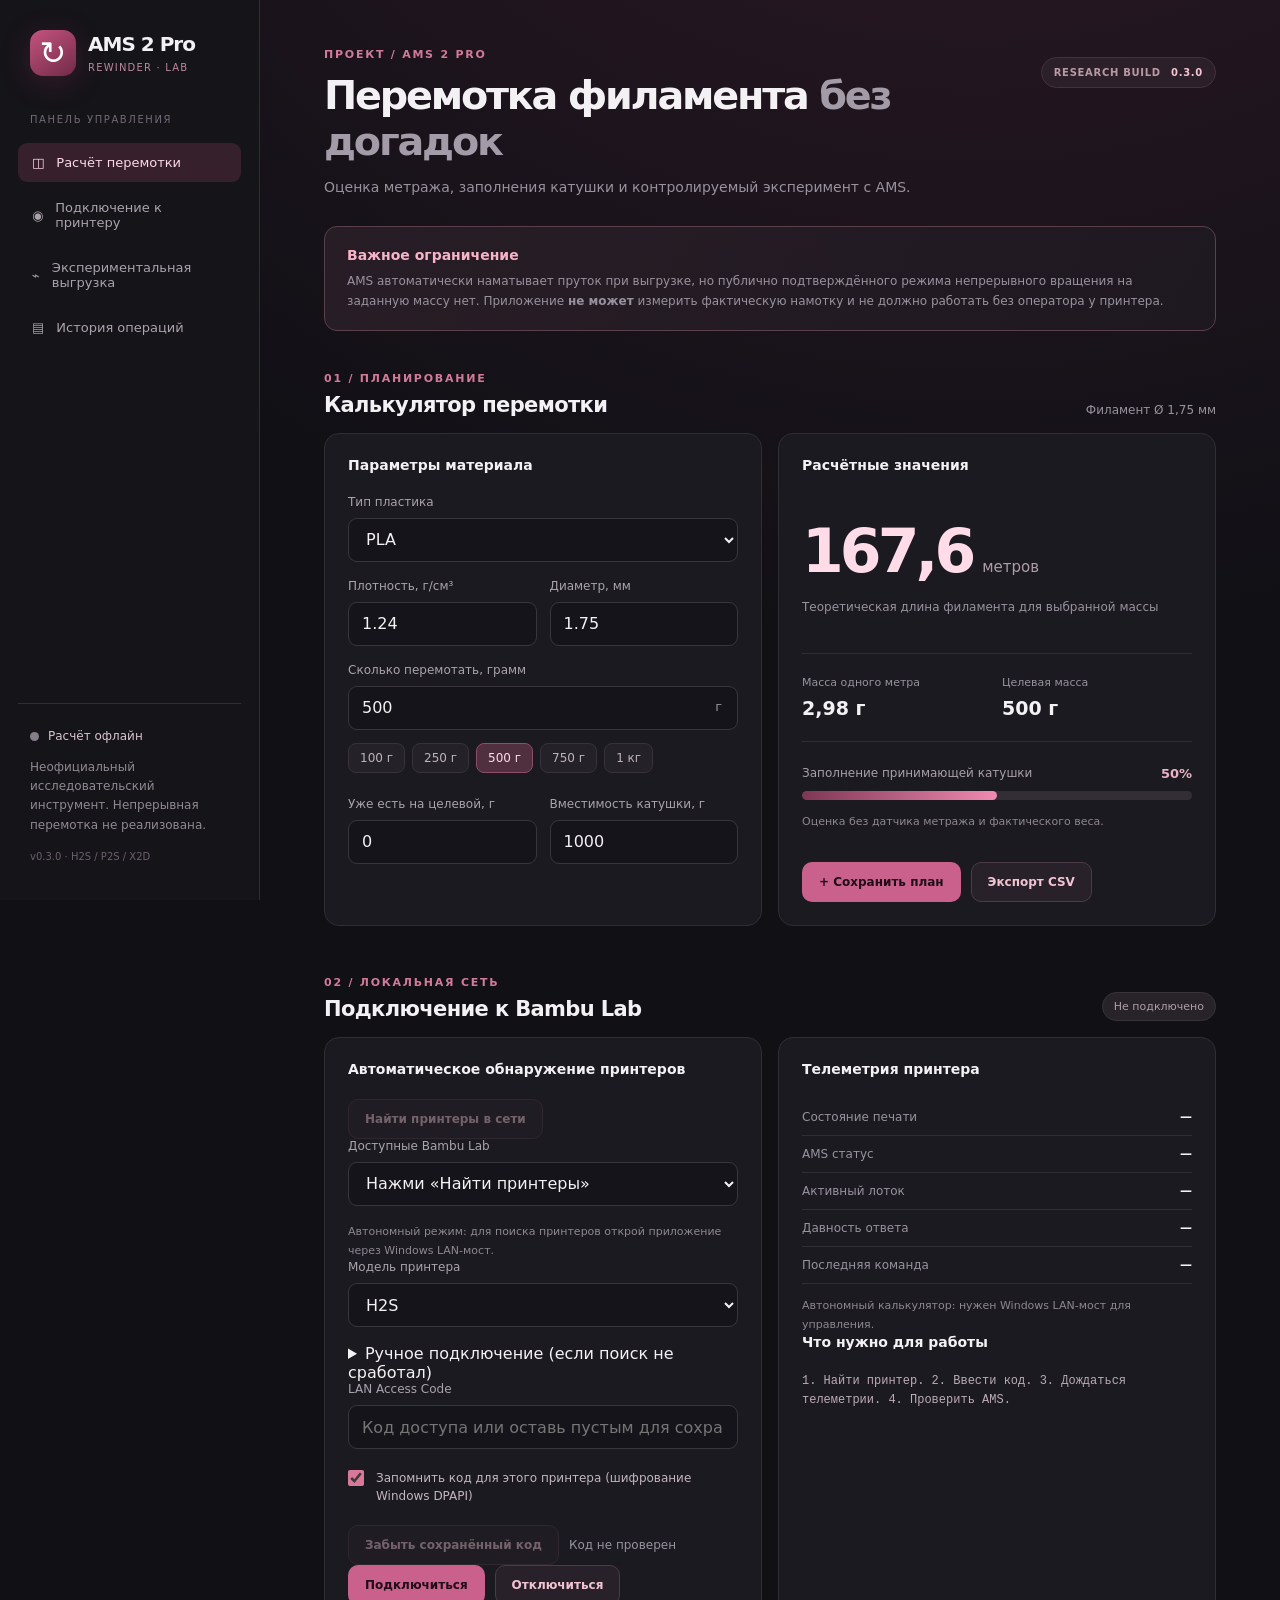
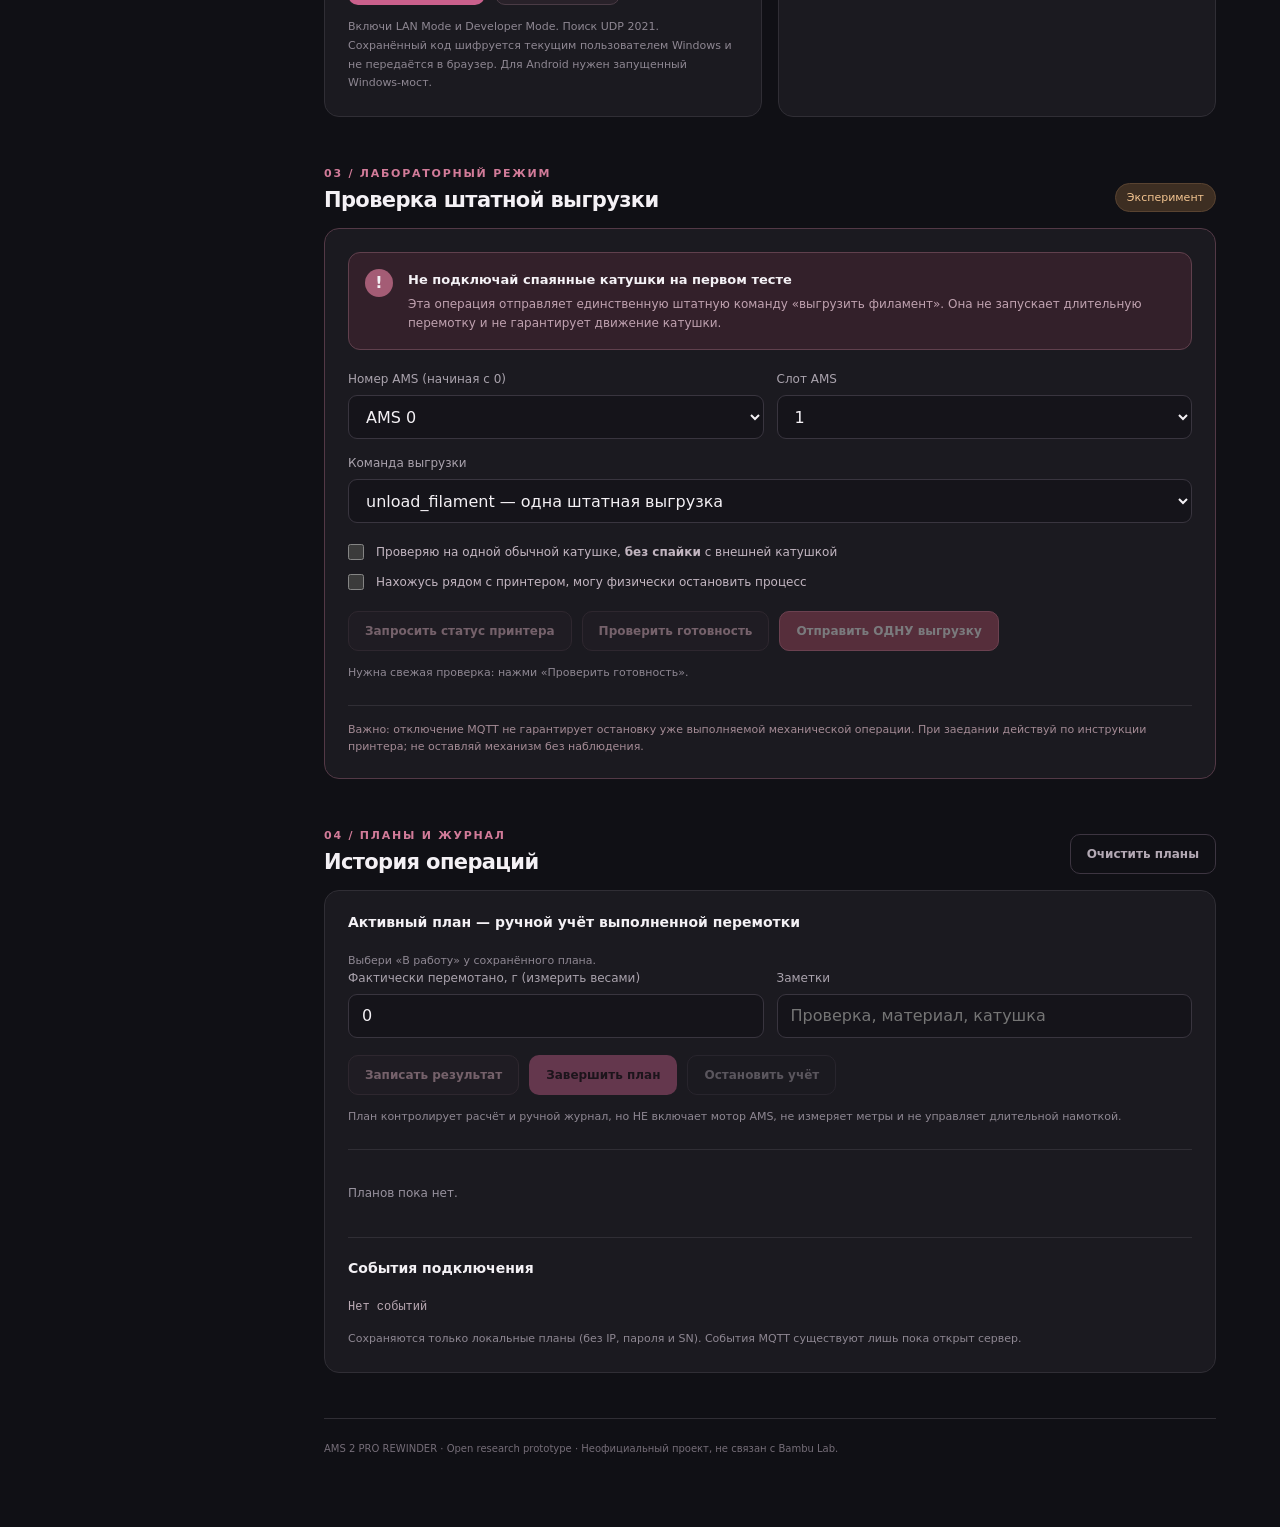
<file: web/index.html>
<!doctype html>
<html lang="ru">
<head>
<meta charset="utf-8"><meta name="viewport" content="width=device-width, initial-scale=1, viewport-fit=cover">
<meta name="theme-color" content="#151319"><meta name="description" content="AMS 2 Pro Rewinder: расчёт и экспериментальная штатная выгрузка через локальный LAN MQTT">
<link rel="manifest" href="manifest.webmanifest"><link rel="icon" href="icon.svg" type="image/svg+xml">
<link rel="stylesheet" href="styles.css"><title>AMS 2 Pro Rewinder</title>
</head>
<body>
<div class="shell">
 <aside class="sidebar">
  <div class="brand"><span class="brand-icon">↻</span><div><strong>AMS 2 Pro</strong><small>REWINDER · LAB</small></div></div>
  <div class="side-label">ПАНЕЛЬ УПРАВЛЕНИЯ</div>
  <a href="#calculator" class="navlink active">◫ <span>Расчёт перемотки</span></a>
  <a href="#connection" class="navlink">◉ <span>Подключение к принтеру</span></a>
  <a href="#experiment" class="navlink">⌁ <span>Экспериментальная выгрузка</span></a>
  <a href="#history" class="navlink">▤ <span>История операций</span></a>
  <div class="sidebar-bottom"><div class="dotline"><span id="sideDot" class="dot muted"></span><span id="sideStatus">Расчёт офлайн</span></div><p>Неофициальный исследовательский инструмент. Непрерывная перемотка не реализована.</p><small>v0.3.0 · H2S / P2S / X2D</small></div>
 </aside>
 <main class="main">
  <header class="header"><div><div class="eyebrow">ПРОЕКТ / AMS 2 PRO</div><h1>Перемотка филамента <span class="text-dim">без догадок</span></h1><p>Оценка метража, заполнения катушки и контролируемый эксперимент с AMS.</p></div><span class="top-tag">RESEARCH BUILD <b>0.3.0</b></span></header>
  <div class="notice"><strong>Важное ограничение</strong><p>AMS автоматически наматывает пруток при выгрузке, но публично подтверждённого режима непрерывного вращения на заданную массу нет. Приложение <b>не может</b> измерить фактическую намотку и не должно работать без оператора у принтера.</p></div>

  <section id="calculator" class="section">
   <div class="section-head"><div><span class="eyebrow">01 / ПЛАНИРОВАНИЕ</span><h2>Калькулятор перемотки</h2></div><span class="quiet">Филамент Ø 1,75 мм</span></div>
   <div class="two-cols">
    <div class="panel"><div class="panel-title">Параметры материала</div>
     <div class="field"><label for="material">Тип пластика</label><select id="material"><option value="PLA">PLA</option><option value="PETG">PETG</option><option value="ABS">ABS</option><option value="ASA">ASA</option><option value="TPU">TPU</option><option value="PA">PA / Nylon</option><option value="PC">PC</option><option value="custom">Другая плотность</option></select></div>
     <div class="fieldrow"><div class="field"><label for="density">Плотность, г/см³</label><input id="density" type="number" min="0.7" max="2.5" step="0.01" value="1.24"></div><div class="field"><label for="diameter">Диаметр, мм</label><input id="diameter" type="number" min="1" max="4" step="0.01" value="1.75"></div></div>
     <div class="field"><label for="grams">Сколько перемотать, грамм</label><div class="input-unit"><input id="grams" type="number" min="1" max="10000" step="1" value="500"><span>г</span></div></div>
     <div class="chips"><button class="chip" data-grams="100">100 г</button><button class="chip" data-grams="250">250 г</button><button class="chip selected" data-grams="500">500 г</button><button class="chip" data-grams="750">750 г</button><button class="chip" data-grams="1000">1 кг</button></div>
     <div class="fieldrow"><div class="field"><label for="starting">Уже есть на целевой, г</label><input id="starting" type="number" min="0" max="10000" value="0"></div><div class="field"><label for="capacity">Вместимость катушки, г</label><input id="capacity" type="number" min="1" max="10000" value="1000"></div></div>
    </div>
    <div class="panel estimate"><div class="panel-title">Расчётные значения</div>
     <div class="big-val"><span id="metres">167,7</span><span>метров</span></div><p class="muted-small">Теоретическая длина филамента для выбранной массы</p>
     <div class="calc-grid"><div><small>Масса одного метра</small><strong id="gpm">2,98 г</strong></div><div><small>Целевая масса</small><strong id="totalWeight">500 г</strong></div></div>
     <div class="gauge-row"><span>Заполнение принимающей катушки</span><strong id="fillLabel">50%</strong></div><div class="gauge"><div id="fillBar"></div></div><p id="overfill" class="helper">Расчёт без поправок на разброс диаметра и плотности.</p>
     <div class="calc-actions"><button id="savePlan" class="primary-btn">+ Сохранить план</button><button id="exportCsv" class="outline-btn">Экспорт CSV</button></div>
    </div>
   </div>
  </section>

  <section id="connection" class="section"><div class="section-head"><div><span class="eyebrow">02 / ЛОКАЛЬНАЯ СЕТЬ</span><h2>Подключение к Bambu Lab</h2></div><span id="connectionBadge" class="status-pill offline">Не подключено</span></div>
   <div class="two-cols"><div class="panel">
    <div class="panel-title">Автоматическое обнаружение принтеров</div>
    <div class="actions"><button id="discover" class="outline-btn" type="button">Найти принтеры в сети</button></div>
    <div class="field"><label for="devices">Доступные Bambu Lab</label><select id="devices"><option value="">Нажми «Найти принтеры»</option></select></div>
    <p id="discoveryMessage" class="helper" role="status">Никаких серийных номеров вручную: приложение прочитает IP и идентификатор из сетевого объявления принтера.</p>
    <div class="field"><label for="model">Модель принтера</label><select id="model"><option>H2S</option><option>P2S</option><option>X2D</option></select></div>
    <details id="manualConnection"><summary>Ручное подключение (если поиск не сработал)</summary>
      <div class="fieldrow"><div class="field"><label for="host">IP принтера</label><input id="host" type="text" placeholder="192.168.1.120" autocomplete="off" spellcheck="false"></div><div class="field"><label for="serial">Серийный номер SN</label><input id="serial" type="text" placeholder="С экрана принтера" autocomplete="off" spellcheck="false"></div></div>
    </details>
    <div class="field"><label for="accessCode">LAN Access Code</label><input id="accessCode" type="password" placeholder="Код доступа или оставь пустым для сохранённого" autocomplete="off"></div>
    <div class="checks"><label><input id="rememberCode" type="checkbox" checked><span>Запомнить код для этого принтера (шифрование Windows DPAPI)</span></label></div>
    <div class="actions"><button id="forgetCode" class="outline-btn" type="button">Забыть сохранённый код</button><span id="savedCodeStatus" class="quiet">Код не проверен</span></div>
    <div class="actions"><button id="connect" class="primary-btn">Подключиться</button><button id="disconnect" class="outline-btn">Отключиться</button></div>
    <p class="helper">Включи LAN Mode и Developer Mode. Поиск UDP 2021. Сохранённый код шифруется текущим пользователем Windows и не передаётся в браузер. Для Android нужен запущенный Windows-мост.</p></div>
    <div class="panel"><div class="panel-title">Телеметрия принтера</div><div class="details"><div><span>Состояние печати</span><strong id="gcodeState">—</strong></div><div><span>AMS статус</span><strong id="amsStatus">—</strong></div><div><span>Активный лоток</span><strong id="trayNow">—</strong></div><div><span>Давность ответа</span><strong id="telemetryAge">—</strong></div><div><span>Последняя команда</span><strong id="lastCommand">—</strong></div></div><p id="bridgeMessage" class="helper">Сначала подключись к Windows-мосту. Офлайн-расчёт доступен без принтера.</p>
      <div class="panel-title">Что нужно для работы</div><div id="connectionSteps" aria-live="polite" class="events">1. Найти принтер. 2. Ввести код. 3. Дождаться телеметрии. 4. Проверить AMS.</div></div>
   </div>
  </section>

  <section id="experiment" class="section"><div class="section-head"><div><span class="eyebrow">03 / ЛАБОРАТОРНЫЙ РЕЖИМ</span><h2>Проверка штатной выгрузки</h2></div><span class="status-pill warning">Эксперимент</span></div>
   <div class="panel lab"><div class="lab-header"><div class="lab-mark">!</div><div><strong>Не подключай спаянные катушки на первом тесте</strong><p>Эта операция отправляет единственную штатную команду «выгрузить филамент». Она не запускает длительную перемотку и не гарантирует движение катушки.</p></div></div>
    <div class="fieldrow"><div class="field"><label for="unit">Номер AMS (начиная с 0)</label><select id="unit"><option value="0">AMS 0</option><option value="1">AMS 1</option><option value="2">AMS 2</option><option value="3">AMS 3</option></select></div><div class="field"><label for="slot">Слот AMS</label><select id="slot"><option value="0">1</option><option value="1">2</option><option value="2">3</option><option value="3">4</option></select></div></div>
    <div class="field"><label for="unloadMethod">Команда выгрузки</label><select id="unloadMethod"><option value="unload_filament">unload_filament — одна штатная выгрузка</option></select></div>
    <div class="checks"><label><input id="noSplice" type="checkbox"><span>Проверяю на одной обычной катушке, <b>без спайки</b> с внешней катушкой</span></label><label><input id="atPrinter" type="checkbox"><span>Нахожусь рядом с принтером, могу физически остановить процесс</span></label></div>
    <div class="actions"><button id="refreshTelemetry" class="outline-btn" type="button">Запросить статус принтера</button><button id="checkUnload" class="outline-btn" type="button">Проверить готовность</button><button id="unload" class="danger-btn" disabled>Отправить ОДНУ выгрузку</button></div>
    <p class="helper" id="unloadReason">Выбери AMS и слот, затем нажми «Проверить готовность».</p><div id="unloadChecks" class="events" aria-live="polite"></div>
    <div class="lab-footer">Важно: отключение MQTT не гарантирует остановку уже выполняемой механической операции. При заедании действуй по инструкции принтера; не оставляй механизм без наблюдения.</div>
   </div>
  </section>

  <section id="history" class="section"><div class="section-head"><div><span class="eyebrow">04 / ПЛАНЫ И ЖУРНАЛ</span><h2>История операций</h2></div><button id="clearHistory" class="ghost-btn">Очистить планы</button></div><div class="panel"><div class="panel-title">Активный план — ручной учёт выполненной перемотки</div>
   <div id="activePlan" class="helper">Выбери «В работу» у сохранённого плана.</div>
   <div class="fieldrow"><div class="field"><label for="actualGrams">Фактически перемотано, г (измерить весами)</label><input id="actualGrams" type="number" min="0" step="1" value="0"></div><div class="field"><label for="planNote">Заметки</label><input id="planNote" type="text" maxlength="100" placeholder="Проверка, материал, катушка"></div></div>
   <div class="actions"><button id="recordPlan" class="outline-btn">Записать результат</button><button id="completePlan" class="primary-btn">Завершить план</button><button id="cancelPlan" class="ghost-btn">Остановить учёт</button></div>
   <p class="helper">План контролирует расчёт и ручной журнал, но НЕ включает мотор AMS, не измеряет метры и не управляет длительной намоткой.</p><div class="divider"></div>
   <div id="plans" class="plan-list"><p class="muted-small">Планы ещё не добавлены.</p></div><div class="divider"></div><div class="panel-title">События подключения</div><div id="events" class="events">Нет событий</div><p class="helper">Сохраняются только локальные планы (без IP, пароля и SN). События MQTT существуют лишь пока открыт сервер.</p></div></section>
  <footer>AMS 2 PRO REWINDER · Open research prototype · Неофициальный проект, не связан с Bambu Lab.</footer>
 </main>
</div>
<div id="toast" role="status" aria-live="polite"></div>
<script src="main.js" defer></script>
</body></html>
</file>
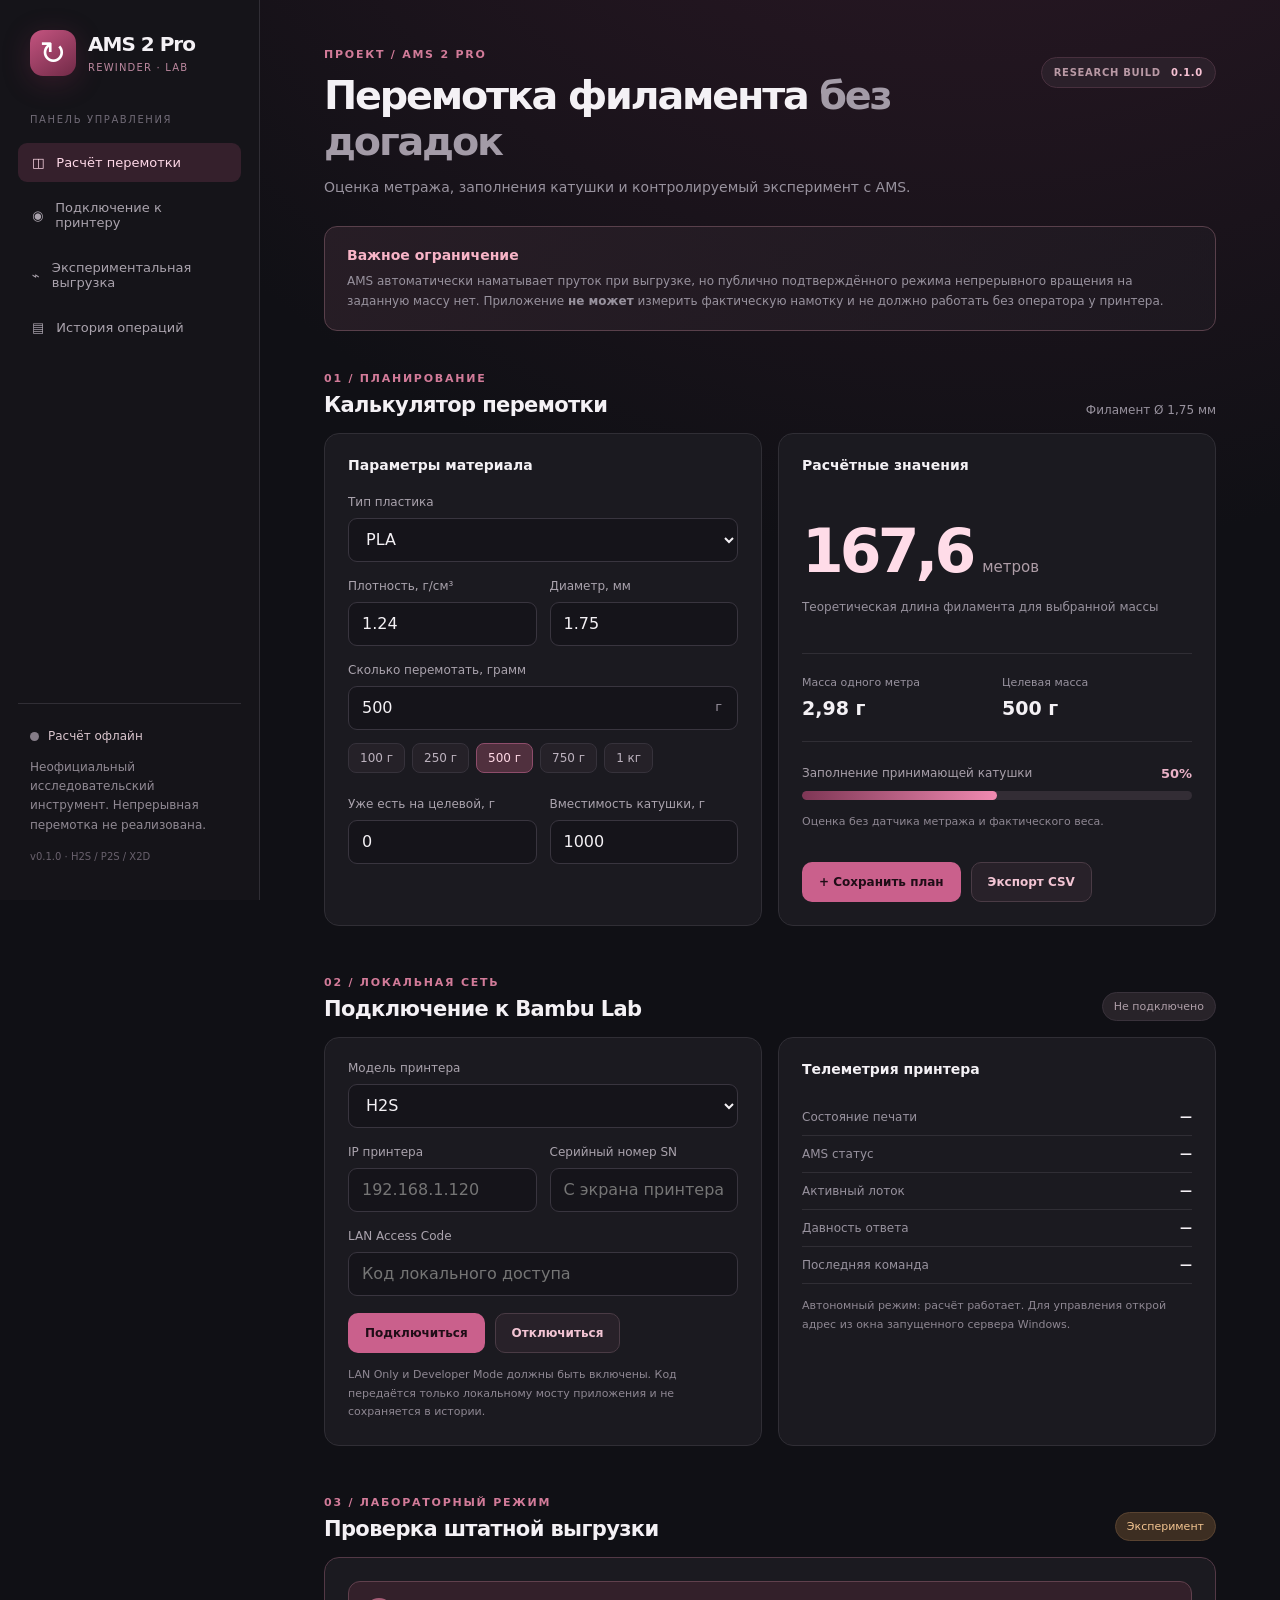
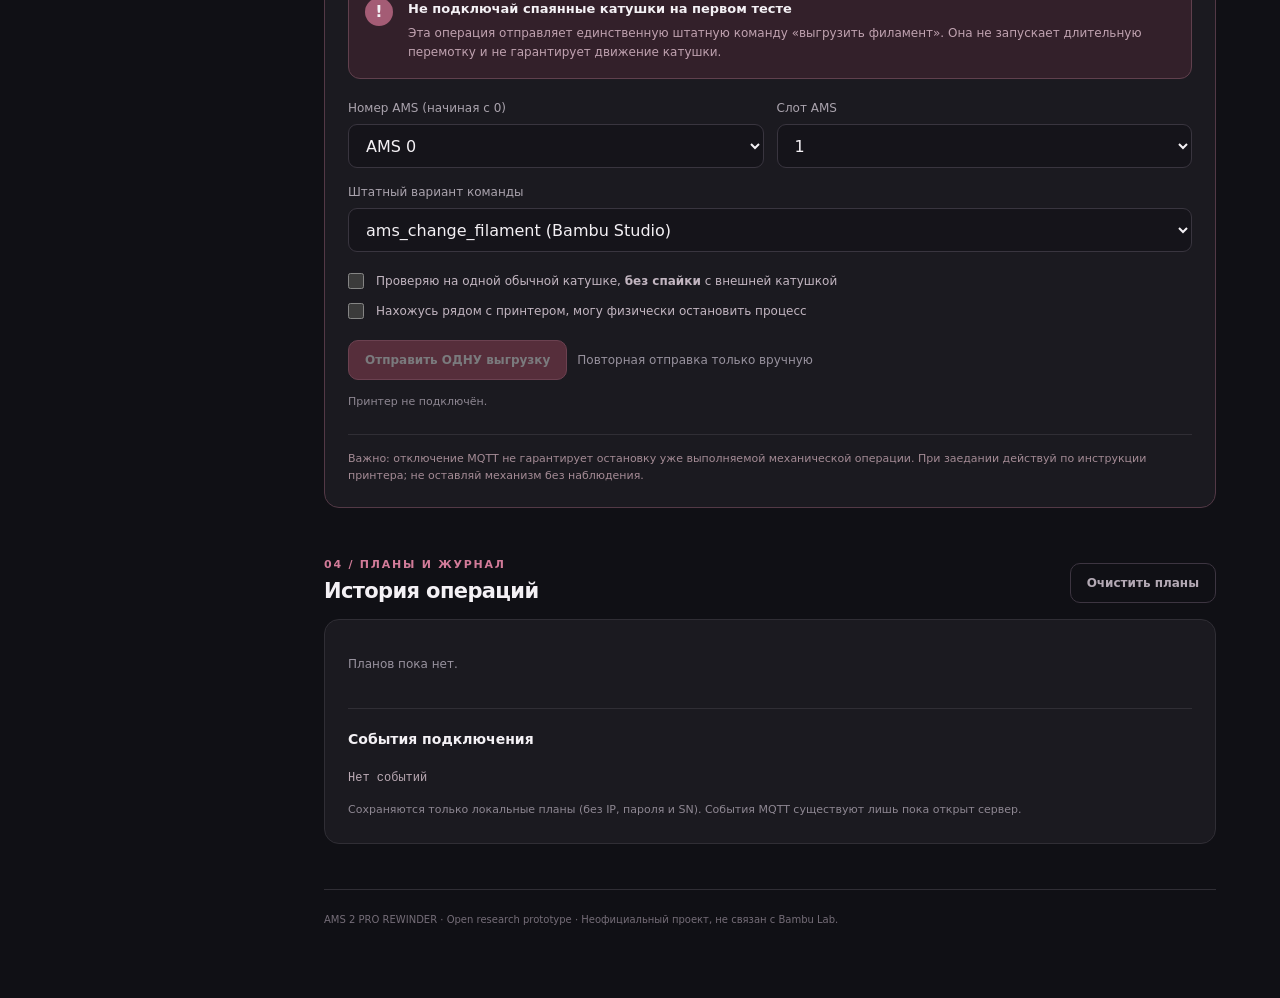
<file: web/AMS2Pro_Rewinder_OFFLINE.html>
<!doctype html>
<html lang="ru">
<head>
<meta charset="utf-8"><meta name="viewport" content="width=device-width, initial-scale=1, viewport-fit=cover">
<meta name="theme-color" content="#151319"><meta name="description" content="AMS 2 Pro Rewinder: расчёт и экспериментальная штатная выгрузка через локальный LAN MQTT">
<link rel="icon" href="icon.svg" type="image/svg+xml">
<style>:root{color-scheme:dark;--bg:#101015;--side:#151419;--panel:#1b1a20;--line:#302e35;--txt:#f4f1f5;--muted:#98929e;--purple:#dd7198;--bright:#f8a5c1;--green:#93e4bb;--warn:#e8b57c;--red:#f18695;--field:#15141a;font-family:Inter,system-ui,-apple-system,'Segoe UI',sans-serif}*{box-sizing:border-box}html{scroll-behavior:smooth}body{margin:0;background:radial-gradient(circle at 76% -20%,#351b2b 0%,transparent 33%),var(--bg);color:var(--txt)}button,input,select{font:inherit}button{cursor:pointer}button:disabled{cursor:not-allowed;opacity:.42}a{color:inherit;text-decoration:none}.shell{display:grid;grid-template-columns:260px 1fr;min-height:100dvh}.sidebar{position:sticky;top:0;display:flex;flex-direction:column;height:100dvh;background:var(--side);border-right:1px solid var(--line);padding:30px 18px}.brand{display:flex;align-items:center;gap:12px;padding:0 12px 38px}.brand-icon{background:linear-gradient(145deg,#c45480,#712a47);border-radius:13px;color:#fff;display:grid;place-items:center;height:46px;width:46px;font-size:32px;box-shadow:0 6px 28px #a1326140}.brand strong{font-size:20px;display:block;letter-spacing:-.05em}.brand small{font-size:10px;color:#bc889f;letter-spacing:.12em}.side-label{font-size:10px;letter-spacing:.16em;color:#716b77;padding:0 12px 15px}.navlink{display:flex;align-items:center;gap:12px;font-size:13px;color:#aaa3ad;padding:12px 14px;margin:3px 0;border-radius:9px}.navlink:hover,.navlink.active{background:#35202c;color:#ffd9e8}.sidebar-bottom{margin-top:auto;border-top:1px solid var(--line);padding:23px 12px 4px;font-size:12px;color:#908993;line-height:1.6}.sidebar-bottom small{color:#69616d}.dotline{display:flex;align-items:center;gap:9px;color:#d9c5cd}.dot{display:inline-block;width:9px;height:9px;border-radius:50%;background:var(--green)}.dot.muted{background:#857d88}.main{width:min(1250px,100%);padding:48px clamp(20px,5vw,70px);margin:0 auto}.header{display:flex;justify-content:space-between;align-items:flex-start;gap:15px;margin-bottom:27px}.eyebrow{font-size:11px;letter-spacing:.16em;font-weight:700;color:#d27b99}.header h1{font-size:clamp(28px,3.1vw,43px);font-weight:740;letter-spacing:-.055em;line-height:1.15;margin:12px 0}.text-dim{color:#a39ba7}.header p,.notice p{color:var(--muted);font-size:14px;line-height:1.65;margin:8px 0 0}.top-tag{white-space:nowrap;background:#2b202a;border:1px solid #48303e;color:#b999a5;font-size:10px;font-weight:700;letter-spacing:.07em;padding:9px 12px;border-radius:100px;margin-top:9px}.top-tag b{color:#f6c1d3;margin-left:6px}.notice{border:1px solid #59404b;background:linear-gradient(105deg,#2c2029cc,#201b23a1);padding:18px 22px;border-radius:13px;margin-bottom:32px}.notice strong{color:#f8b4c7;font-size:14px}.notice p{font-size:12px}.section{scroll-margin-top:20px;margin:36px 0 45px}.section-head{display:flex;justify-content:space-between;align-items:end;margin-bottom:16px;gap:12px}.section-head h2{font-size:21px;letter-spacing:-.03em;margin:7px 0 0}.quiet{font-size:12px;color:var(--muted)}.two-cols{display:grid;grid-template-columns:minmax(0,1fr) minmax(0,1fr);gap:16px}.panel{background:var(--panel);border:1px solid var(--line);border-radius:15px;padding:23px;min-width:0}.panel-title{font-size:14px;font-weight:650;margin-bottom:22px}.field{margin-bottom:17px;min-width:0}.field label{font-size:12px;color:#aaa3ad;display:block;margin-bottom:9px}.fieldrow{display:grid;grid-template-columns:1fr 1fr;gap:13px}.field input,.field select{width:100%;height:44px;border:1px solid #39353f;background:var(--field);border-radius:9px;color:var(--txt);outline:none;padding:0 13px;min-width:0}.field input:focus,.field select:focus{border-color:#c16d91;box-shadow:0 0 0 3px #a3527525}.input-unit{position:relative}.input-unit input{padding-right:40px}.input-unit span{position:absolute;right:16px;top:13px;font-size:13px;color:var(--muted)}.chips{display:flex;flex-wrap:wrap;gap:7px;margin:-4px 0 24px}.chip{border-radius:8px;color:#bcb2be;border:1px solid #36323b;background:#252128;padding:7px 11px;font-size:12px}.chip:hover,.chip.selected{background:#50303e;border-color:#8e4d6b;color:#ffd9e6}.estimate{display:flex;flex-direction:column}.big-val{margin:21px 0 0;display:flex;flex-wrap:wrap;align-items:baseline;gap:10px}.big-val span:first-child{font-size:clamp(42px,5vw,60px);font-weight:760;letter-spacing:-.065em;color:#ffdce8}.big-val span:last-child{font-size:15px;color:#ae9da7}.muted-small{font-size:12px;color:var(--muted);line-height:1.6}.calc-grid{display:grid;grid-template-columns:1fr 1fr;gap:10px;border-top:1px solid var(--line);border-bottom:1px solid var(--line);padding:22px 0;margin:24px 0}.calc-grid small{display:block;color:var(--muted);font-size:11px;margin-bottom:8px}.calc-grid strong{font-size:19px}.gauge-row{display:flex;justify-content:space-between;gap:8px;font-size:12px;color:#a9a0aa}.gauge-row strong{font-size:13px;color:#eab2c7}.gauge{background:#332d35;border-radius:90px;height:9px;overflow:hidden;margin-top:10px}.gauge div{height:100%;background:linear-gradient(90deg,#7e3655,#f18ab1);width:50%;border-radius:90px;transition:width .2s}.helper{font-size:11px;line-height:1.7;color:#8e8792;margin:13px 0 0}.helper.error{color:#f9b3b6}.calc-actions{display:flex;flex-wrap:wrap;gap:10px;margin-top:auto;padding-top:30px}.primary-btn,.outline-btn,.danger-btn,.ghost-btn{border-radius:10px;font-size:12px;font-weight:700;padding:12px 16px;border:1px solid transparent}.primary-btn{background:#ca608c;color:#200d17}.primary-btn:hover{background:#e37fa9}.outline-btn{border-color:#4a3b45;background:#282129;color:#f2c4d3}.outline-btn:hover{background:#3b2a35}.danger-btn{background:#a94b62;color:#fff;border:1px solid #dc7893}.danger-btn:hover{background:#c95b78}.ghost-btn{background:transparent;color:#b3a9b4;border-color:#3d3541}.status-pill{border:1px solid #335441;color:#a2e9bd;background:#203729;border-radius:100px;padding:7px 11px;font-size:11px;white-space:nowrap}.status-pill.offline{color:#ae9ea8;background:#282329;border-color:#39323b}.status-pill.warning{color:#f4c591;background:#3d2e22;border-color:#594331}.details>div{display:flex;justify-content:space-between;align-items:center;gap:10px;border-bottom:1px solid var(--line);padding:11px 0;font-size:12px}.details>div span{color:var(--muted)}.details>div strong{font-weight:650;text-align:right}.lab{border-color:#533946}.lab-header{display:flex;gap:15px;padding:16px;margin-bottom:22px;background:#33202a;border:1px solid #60404d;border-radius:12px}.lab-header strong{font-size:13px}.lab-header p{font-size:12px;color:#c0a2b0;line-height:1.6;margin:7px 0 0}.lab-mark{width:28px;min-width:28px;height:28px;display:grid;place-items:center;border-radius:50%;background:#a45c75;font-weight:900}.checks{display:grid;gap:12px;margin:20px 0}.checks label{font-size:12px;line-height:1.5;color:#c3b6c1;display:flex;align-items:flex-start;gap:12px}.checks input{accent-color:#d9799a;min-width:16px;height:16px;margin:1px 0 0}.actions{display:flex;gap:10px;align-items:center;flex-wrap:wrap}.lab-footer{border-top:1px solid var(--line);margin-top:22px;padding-top:15px;color:#a48b95;font-size:11px;line-height:1.55}.plan-list{display:grid;gap:10px}.plan{display:flex;gap:15px;justify-content:space-between;align-items:center;padding:12px;border:1px solid #38313a;border-radius:10px}.plan strong{display:block;font-size:13px}.plan small{display:block;color:var(--muted);font-size:11px;margin-top:5px}.plan button{background:transparent;color:#bf9ba9;border:0;font-size:12px}.divider{margin:22px 0;border-top:1px solid var(--line)}.events{display:grid;gap:5px;font:12px/1.6 ui-monospace,'Cascadia Code',monospace;color:#bcabb5;max-height:200px;overflow-y:auto}.events div{background:#17151a;border:1px solid #302b33;border-radius:6px;padding:6px 9px}footer{border-top:1px solid var(--line);padding:22px 0;color:#756d78;font-size:10px;line-height:1.6}#toast{position:fixed;bottom:28px;right:25px;max-width:330px;background:#483041;border:1px solid #98607d;border-radius:12px;padding:13px 17px;font-size:12px;line-height:1.55;color:#fff;box-shadow:0 12px 34px #0008;opacity:0;pointer-events:none;transition:opacity .2s}#toast.show{opacity:1}#toast.error{background:#49252c;border-color:#a64d60}@media(max-width:1000px){.shell{grid-template-columns:1fr}.sidebar{height:auto;position:static;padding:15px 20px;flex-direction:row;align-items:center;gap:4px;overflow-x:auto}.brand{padding:0 15px 0 0;flex:none}.brand-icon{width:37px;height:37px;font-size:23px}.brand strong{font-size:15px}.side-label,.sidebar-bottom{display:none}.navlink{white-space:nowrap;flex:none;margin:0;padding:9px 12px}.main{padding:28px 22px}.top-tag{display:none}}@media(max-width:650px){.brand small{display:none}.sidebar{padding:12px;gap:6px}.navlink{font-size:0;padding:10px}.navlink span{font-size:11px}.two-cols,.fieldrow{grid-template-columns:1fr}.main{padding:25px 15px}.panel{padding:19px}.header{margin-top:4px}.header h1{font-size:29px}.notice{padding:14px 17px}.section{margin:32px 0}.section-head h2{font-size:20px}.quiet{font-size:10px}.big-val span:first-child{font-size:48px}.calc-actions{padding-top:20px}#toast{left:15px;right:15px;bottom:16px;max-width:none}}
</style><title>AMS 2 Pro Rewinder</title>
</head>
<body>
<div class="shell">
 <aside class="sidebar">
  <div class="brand"><span class="brand-icon">↻</span><div><strong>AMS 2 Pro</strong><small>REWINDER · LAB</small></div></div>
  <div class="side-label">ПАНЕЛЬ УПРАВЛЕНИЯ</div>
  <a href="#calculator" class="navlink active">◫ <span>Расчёт перемотки</span></a>
  <a href="#connection" class="navlink">◉ <span>Подключение к принтеру</span></a>
  <a href="#experiment" class="navlink">⌁ <span>Экспериментальная выгрузка</span></a>
  <a href="#history" class="navlink">▤ <span>История операций</span></a>
  <div class="sidebar-bottom"><div class="dotline"><span id="sideDot" class="dot muted"></span><span id="sideStatus">Расчёт офлайн</span></div><p>Неофициальный исследовательский инструмент. Непрерывная перемотка не реализована.</p><small>v0.1.0 · H2S / P2S / X2D</small></div>
 </aside>
 <main class="main">
  <header class="header"><div><div class="eyebrow">ПРОЕКТ / AMS 2 PRO</div><h1>Перемотка филамента <span class="text-dim">без догадок</span></h1><p>Оценка метража, заполнения катушки и контролируемый эксперимент с AMS.</p></div><span class="top-tag">RESEARCH BUILD <b>0.1.0</b></span></header>
  <div class="notice"><strong>Важное ограничение</strong><p>AMS автоматически наматывает пруток при выгрузке, но публично подтверждённого режима непрерывного вращения на заданную массу нет. Приложение <b>не может</b> измерить фактическую намотку и не должно работать без оператора у принтера.</p></div>

  <section id="calculator" class="section">
   <div class="section-head"><div><span class="eyebrow">01 / ПЛАНИРОВАНИЕ</span><h2>Калькулятор перемотки</h2></div><span class="quiet">Филамент Ø 1,75 мм</span></div>
   <div class="two-cols">
    <div class="panel"><div class="panel-title">Параметры материала</div>
     <div class="field"><label for="material">Тип пластика</label><select id="material"><option value="PLA">PLA</option><option value="PETG">PETG</option><option value="ABS">ABS</option><option value="ASA">ASA</option><option value="TPU">TPU</option><option value="PA">PA / Nylon</option><option value="PC">PC</option><option value="custom">Другая плотность</option></select></div>
     <div class="fieldrow"><div class="field"><label for="density">Плотность, г/см³</label><input id="density" type="number" min="0.7" max="2.5" step="0.01" value="1.24"></div><div class="field"><label for="diameter">Диаметр, мм</label><input id="diameter" type="number" min="1" max="4" step="0.01" value="1.75"></div></div>
     <div class="field"><label for="grams">Сколько перемотать, грамм</label><div class="input-unit"><input id="grams" type="number" min="1" max="10000" step="1" value="500"><span>г</span></div></div>
     <div class="chips"><button class="chip" data-grams="100">100 г</button><button class="chip" data-grams="250">250 г</button><button class="chip selected" data-grams="500">500 г</button><button class="chip" data-grams="750">750 г</button><button class="chip" data-grams="1000">1 кг</button></div>
     <div class="fieldrow"><div class="field"><label for="starting">Уже есть на целевой, г</label><input id="starting" type="number" min="0" max="10000" value="0"></div><div class="field"><label for="capacity">Вместимость катушки, г</label><input id="capacity" type="number" min="1" max="10000" value="1000"></div></div>
    </div>
    <div class="panel estimate"><div class="panel-title">Расчётные значения</div>
     <div class="big-val"><span id="metres">167,7</span><span>метров</span></div><p class="muted-small">Теоретическая длина филамента для выбранной массы</p>
     <div class="calc-grid"><div><small>Масса одного метра</small><strong id="gpm">2,98 г</strong></div><div><small>Целевая масса</small><strong id="totalWeight">500 г</strong></div></div>
     <div class="gauge-row"><span>Заполнение принимающей катушки</span><strong id="fillLabel">50%</strong></div><div class="gauge"><div id="fillBar"></div></div><p id="overfill" class="helper">Расчёт без поправок на разброс диаметра и плотности.</p>
     <div class="calc-actions"><button id="savePlan" class="primary-btn">+ Сохранить план</button><button id="exportCsv" class="outline-btn">Экспорт CSV</button></div>
    </div>
   </div>
  </section>

  <section id="connection" class="section"><div class="section-head"><div><span class="eyebrow">02 / ЛОКАЛЬНАЯ СЕТЬ</span><h2>Подключение к Bambu Lab</h2></div><span id="connectionBadge" class="status-pill offline">Не подключено</span></div>
   <div class="two-cols"><div class="panel"><div class="field"><label for="model">Модель принтера</label><select id="model"><option>H2S</option><option>P2S</option><option>X2D</option></select></div>
    <div class="fieldrow"><div class="field"><label for="host">IP принтера</label><input id="host" type="text" placeholder="192.168.1.120" autocomplete="off" spellcheck="false"></div><div class="field"><label for="serial">Серийный номер SN</label><input id="serial" type="text" placeholder="С экрана принтера" autocomplete="off" spellcheck="false"></div></div>
    <div class="field"><label for="accessCode">LAN Access Code</label><input id="accessCode" type="password" placeholder="Код локального доступа" autocomplete="off"></div>
    <div class="actions"><button id="connect" class="primary-btn">Подключиться</button><button id="disconnect" class="outline-btn">Отключиться</button></div>
    <p class="helper">LAN Only и Developer Mode должны быть включены. Код передаётся только локальному мосту приложения и не сохраняется в истории.</p></div>
    <div class="panel"><div class="panel-title">Телеметрия принтера</div><div class="details"><div><span>Состояние печати</span><strong id="gcodeState">—</strong></div><div><span>AMS статус</span><strong id="amsStatus">—</strong></div><div><span>Активный лоток</span><strong id="trayNow">—</strong></div><div><span>Давность ответа</span><strong id="telemetryAge">—</strong></div><div><span>Последняя команда</span><strong id="lastCommand">—</strong></div></div><p id="bridgeMessage" class="helper">Открой приложение с локального сервера на Windows для управления. Офлайн-расчёт доступен без подключения.</p></div>
   </div>
  </section>

  <section id="experiment" class="section"><div class="section-head"><div><span class="eyebrow">03 / ЛАБОРАТОРНЫЙ РЕЖИМ</span><h2>Проверка штатной выгрузки</h2></div><span class="status-pill warning">Эксперимент</span></div>
   <div class="panel lab"><div class="lab-header"><div class="lab-mark">!</div><div><strong>Не подключай спаянные катушки на первом тесте</strong><p>Эта операция отправляет единственную штатную команду «выгрузить филамент». Она не запускает длительную перемотку и не гарантирует движение катушки.</p></div></div>
    <div class="fieldrow"><div class="field"><label for="unit">Номер AMS (начиная с 0)</label><select id="unit"><option value="0">AMS 0</option><option value="1">AMS 1</option><option value="2">AMS 2</option><option value="3">AMS 3</option></select></div><div class="field"><label for="slot">Слот AMS</label><select id="slot"><option value="0">1</option><option value="1">2</option><option value="2">3</option><option value="3">4</option></select></div></div>
    <div class="field"><label for="unloadMethod">Штатный вариант команды</label><select id="unloadMethod"><option value="ams_change_filament">ams_change_filament (Bambu Studio)</option><option value="unload_filament">unload_filament (возможна несовместимость)</option></select></div>
    <div class="checks"><label><input id="noSplice" type="checkbox"><span>Проверяю на одной обычной катушке, <b>без спайки</b> с внешней катушкой</span></label><label><input id="atPrinter" type="checkbox"><span>Нахожусь рядом с принтером, могу физически остановить процесс</span></label></div>
    <div class="actions"><button id="unload" class="danger-btn" disabled>Отправить ОДНУ выгрузку</button><span class="quiet">Повторная отправка только вручную</span></div>
    <p class="helper" id="unloadReason">Требуются подключение, свежая телеметрия, состояние IDLE/FINISH, активный слот AMS и два подтверждения.</p>
    <div class="lab-footer">Важно: отключение MQTT не гарантирует остановку уже выполняемой механической операции. При заедании действуй по инструкции принтера; не оставляй механизм без наблюдения.</div>
   </div>
  </section>

  <section id="history" class="section"><div class="section-head"><div><span class="eyebrow">04 / ПЛАНЫ И ЖУРНАЛ</span><h2>История операций</h2></div><button id="clearHistory" class="ghost-btn">Очистить планы</button></div><div class="panel"><div id="plans" class="plan-list"><p class="muted-small">Планы ещё не добавлены.</p></div><div class="divider"></div><div class="panel-title">События подключения</div><div id="events" class="events">Нет событий</div><p class="helper">Сохраняются только локальные планы (без IP, пароля и SN). События MQTT существуют лишь пока открыт сервер.</p></div></section>
  <footer>AMS 2 PRO REWINDER · Open research prototype · Неофициальный проект, не связан с Bambu Lab.</footer>
 </main>
</div>
<div id="toast" role="status" aria-live="polite"></div>
<script>'use strict';
(() => {
  const $ = id => document.getElementById(id);
  const densityTable = {PLA:1.24,PETG:1.27,ABS:1.04,ASA:1.07,TPU:1.21,PA:1.14,PC:1.20};
  const number = id => Number($(id).value);
  const format = (n, digits=1) => new Intl.NumberFormat('ru-RU',{maximumFractionDigits:digits,minimumFractionDigits:digits}).format(n);
  let plans = [];
  let lastState = null;
  let token = new URLSearchParams(location.hash.slice(1)).get('token') || '';
  try { plans = JSON.parse(localStorage.getItem('ams-rewinder-plans') || '[]'); if(!Array.isArray(plans)) plans=[]; } catch { plans=[]; }
  let toastTimeout;
  function toast(message, error=false){ const box=$('toast');box.textContent=message;box.classList.toggle('error',error);box.classList.add('show');clearTimeout(toastTimeout);toastTimeout=setTimeout(()=>box.classList.remove('show'),5500); }
  function estimate(){
    const density=number('density'),dia=number('diameter'),grams=number('grams'),before=number('starting'),capacity=number('capacity');
    const valid=[density,dia,grams,before,capacity].every(Number.isFinite)&&density>0&&dia>0&&grams>0&&before>=0&&capacity>0;
    const weightPerMeter=valid?density*Math.PI*(dia*dia/4):0;
    const metres=valid?grams/weightPerMeter:0;
    const fill=valid?100*(before+grams)/capacity:0;
    $('metres').textContent=valid?format(metres):'—';
    $('gpm').textContent=valid?format(weightPerMeter,2)+' г':'—';
    $('totalWeight').textContent=valid?format(before+grams,0)+' г':'—';
    $('fillLabel').textContent=valid?format(fill,0)+'%':'—';
    $('fillBar').style.width=Math.min(100,Math.max(0,fill))+'%';
    $('fillBar').style.background=fill>100?'#eb6878':'linear-gradient(90deg,#7e3655,#f18ab1)';
    $('overfill').textContent= !valid?'Проверь числовые значения.':fill>100?'ВНИМАНИЕ: переполнение на '+format(before+grams-capacity,0)+' г!':'Оценка без датчика метража и фактического веса.';
    $('overfill').classList.toggle('error',!valid||fill>100);
    $('savePlan').disabled=!valid;
    return valid?{material:$('material').value,density,dia,grams,before,capacity,metres,fill}:null;
  }
  function savePlans(){try{localStorage.setItem('ams-rewinder-plans',JSON.stringify(plans))}catch{toast('Не удалось сохранить в браузере',true)}drawPlans();}
  function drawPlans(){const root=$('plans');root.replaceChildren();if(!plans.length){const p=document.createElement('p');p.className='muted-small';p.textContent='Планов пока нет.';root.append(p);return;}
    plans.forEach((x,i)=>{const row=document.createElement('div');row.className='plan';const content=document.createElement('div');const strong=document.createElement('strong');strong.textContent=`${format(x.grams,0)} г · ${x.material} · ${format(x.metres)} м`;const small=document.createElement('small');small.textContent=`${x.date} · Ø${x.dia} мм · заполнение ${format(x.fill,0)}% · план, не фактическая перемотка`;content.append(strong,small);const btn=document.createElement('button');btn.textContent='Удалить';btn.addEventListener('click',()=>{plans.splice(i,1);savePlans()});row.append(content,btn);root.append(row);});}
  function escapeCSV(value){return '"'+String(value).replaceAll('"','""')+'"';}
  function exportCSV(){if(!plans.length){toast('Нет сохранённых планов');return;}const cols=['date','material','density','dia','grams','before','capacity','metres','fill'];const rows=[cols.join(';'),...plans.map(item=>cols.map(key=>escapeCSV(item[key])).join(';'))];const blob=new Blob(['\ufeff'+rows.join('\r\n')],{type:'text/csv;charset=utf-8;'});const url=URL.createObjectURL(blob),a=document.createElement('a');a.href=url;a.download='ams_rewinder_plans.csv';a.click();setTimeout(()=>URL.revokeObjectURL(url),1000);}
  $('material').addEventListener('change',()=>{if(densityTable[$('material').value])$('density').value=densityTable[$('material').value];estimate();});
  ['density','diameter','grams','starting','capacity'].forEach(id=>$(id).addEventListener('input',()=>{estimate();document.querySelectorAll('.chip').forEach(btn=>btn.classList.toggle('selected',Number(btn.dataset.grams)===number('grams')))}));
  document.querySelectorAll('.chip').forEach(btn=>btn.addEventListener('click',()=>{$('grams').value=btn.dataset.grams;document.querySelectorAll('.chip').forEach(b=>b.classList.toggle('selected',b===btn));estimate();}));
  $('savePlan').addEventListener('click',()=>{const v=estimate();if(!v)return;plans.unshift({...v,date:new Date().toLocaleString('ru-RU')});plans=plans.slice(0,300);savePlans();toast('План добавлен в историю (без реального движения AMS).');});
  $('exportCsv').addEventListener('click',exportCSV);
  $('clearHistory').addEventListener('click',()=>{if(confirm('Удалить все локальные планы?')){plans=[];savePlans();}});
  async function api(route,body){if(!token)throw Error('Нет токена локального сервера. Для управления запусти START_WINDOWS.cmd и открой выданную ссылку.');const c=new AbortController();const timer=setTimeout(()=>c.abort(),11000);try{const response=await fetch('/api/'+route,{method:body?'POST':'GET',headers:{'X-Session-Token':token,...(body?{'Content-Type':'application/json'}:{})},...(body?{body:JSON.stringify(body)}:{}),signal:c.signal,cache:'no-store'});const data=await response.json();if(!response.ok)throw Error(data.error||'HTTP '+response.status);return data;}finally{clearTimeout(timer);}}
  const stateLabel=s=>({RUNNING:'Печатает',PREPARE:'Подготовка',IDLE:'Ожидание',FINISH:'Завершено',FAILED:'Ошибка',PAUSE:'Пауза',STOP:'Остановлен'})[String(s||'').toUpperCase()]||s||'—';
  function updateStatus(data){lastState=data;const t=data.status||{},active=data.connected;
    $('connectionBadge').textContent=active?'Подключено':'Не подключено';$('connectionBadge').classList.toggle('offline',!active);
    $('sideStatus').textContent=active?'MQTT подключён':'Расчёт офлайн';$('sideDot').classList.toggle('muted',!active);
    $('gcodeState').textContent=stateLabel(t.gcode_state);$('amsStatus').textContent=t.ams_status??'—';
    $('trayNow').textContent=t.ams?.tray_now==null?'—':String(t.ams.tray_now);
    $('telemetryAge').textContent=data.telemetry_age_s==null?'—':data.telemetry_age_s+' с';
    $('lastCommand').textContent=data.last_command?(data.last_command.command+' · '+(data.last_command.result||'без ответа')):'—';
    const events=$('events');events.replaceChildren();if(!data.events?.length){events.textContent='Нет событий';} else data.events.slice().reverse().forEach(e=>{const line=document.createElement('div');line.textContent=e.at+' · '+e.text;events.append(line);});
    validateUnload();
  }
  function validateUnload(){const s=lastState;const tray=Number($('unit').value)*4+Number($('slot').value);let problem='';if(!s?.connected)problem='Принтер не подключён.';else if(s.telemetry_age_s===null||s.telemetry_age_s>10)problem='Нет свежих данных от принтера.';else if(!['IDLE','FINISH'].includes(String(s.status?.gcode_state||'').toUpperCase()))problem='Принтер не в режиме ожидания.';else if(s.status?.ams_status==null||![0,3].includes((Number(s.status.ams_status)>>8)))problem='AMS занят или состояние AMS неизвестно.';else if(s.status?.ams?.tray_now==null)problem='Нет данных об активной катушке AMS.';else if(Number(s.status.ams.tray_now)!==tray)problem='Выбранный слот не является активным в тракте.';else if(!$('noSplice').checked||!$('atPrinter').checked)problem='Подтверди безопасные условия теста.';else problem='Один тестовый запрос разрешён. Никакой непрерывной перемотки.';$('unloadReason').textContent=problem;$('unload').disabled=problem!=='Один тестовый запрос разрешён. Никакой непрерывной перемотки.';}
  async function refresh(){if(!token){$('bridgeMessage').textContent='Автономный режим: расчёт работает. Для управления открой адрес из окна запущенного сервера Windows.';return;}try{const state=await api('status');updateStatus(state);$('bridgeMessage').textContent='Подключение выполняется локально через MQTTs:8883. Пароль хранится только в памяти процесса.';}catch(e){$('bridgeMessage').textContent='Сервер недоступен: '+e.message;lastState=null;validateUnload();}}
  $('connect').addEventListener('click',async()=>{const button=$('connect');button.disabled=true;try{const cfg={model:$('model').value,host:$('host').value,serial:$('serial').value,access_code:$('accessCode').value};const result=await api('connect',cfg);$('accessCode').value='';updateStatus(result);toast('MQTT подключён. Проверяем телеметрию.');await refresh();}catch(e){toast(e.message,true);}finally{button.disabled=false;}});
  $('disconnect').addEventListener('click',async()=>{try{const result=await api('disconnect',{});updateStatus(result);toast('Подключение закрыто.');}catch(e){toast(e.message,true)}});
  $('unload').addEventListener('click',async()=>{validateUnload();if($('unload').disabled)return;
    if(!confirm('ТЕСТ НА ОДНОЙ КАТУШКЕ БЕЗ СПАЙКИ.\n\nОтправить ровно ОДНУ штатную команду выгрузки на принтер? Не гарантируется движение или автоматическая остановка.'))return;
    $('unload').disabled=true;try{const data=await api('unload',{confirm:'Я НАХОЖУСЬ У ПРИНТЕРА',joined_spools:false,unit:Number($('unit').value),slot:Number($('slot').value),method:$('unloadMethod').value});toast(data.warning);await refresh();}catch(e){toast(e.message,true);}finally{setTimeout(validateUnload,600);}
  });
  ['unit','slot','noSplice','atPrinter'].forEach(id=>$(id).addEventListener('change',validateUnload));
  document.querySelectorAll('a.navlink').forEach(link=>link.addEventListener('click',e=>{e.preventDefault();document.querySelector(link.getAttribute('href'))?.scrollIntoView({behavior:'smooth'});document.querySelectorAll('a.navlink').forEach(x=>x.classList.toggle('active',x===link));}));
  estimate();drawPlans();validateUnload();refresh();if(token)setInterval(refresh,3000);
})();
</script>
</body></html>
</file>
<file: web/styles.css>
:root{color-scheme:dark;--bg:#101015;--side:#151419;--panel:#1b1a20;--line:#302e35;--txt:#f4f1f5;--muted:#98929e;--purple:#dd7198;--bright:#f8a5c1;--green:#93e4bb;--warn:#e8b57c;--red:#f18695;--field:#15141a;font-family:Inter,system-ui,-apple-system,'Segoe UI',sans-serif}*{box-sizing:border-box}html{scroll-behavior:smooth}body{margin:0;background:radial-gradient(circle at 76% -20%,#351b2b 0%,transparent 33%),var(--bg);color:var(--txt)}button,input,select{font:inherit}button{cursor:pointer}button:disabled{cursor:not-allowed;opacity:.42}a{color:inherit;text-decoration:none}.shell{display:grid;grid-template-columns:260px 1fr;min-height:100dvh}.sidebar{position:sticky;top:0;display:flex;flex-direction:column;height:100dvh;background:var(--side);border-right:1px solid var(--line);padding:30px 18px}.brand{display:flex;align-items:center;gap:12px;padding:0 12px 38px}.brand-icon{background:linear-gradient(145deg,#c45480,#712a47);border-radius:13px;color:#fff;display:grid;place-items:center;height:46px;width:46px;font-size:32px;box-shadow:0 6px 28px #a1326140}.brand strong{font-size:20px;display:block;letter-spacing:-.05em}.brand small{font-size:10px;color:#bc889f;letter-spacing:.12em}.side-label{font-size:10px;letter-spacing:.16em;color:#716b77;padding:0 12px 15px}.navlink{display:flex;align-items:center;gap:12px;font-size:13px;color:#aaa3ad;padding:12px 14px;margin:3px 0;border-radius:9px}.navlink:hover,.navlink.active{background:#35202c;color:#ffd9e8}.sidebar-bottom{margin-top:auto;border-top:1px solid var(--line);padding:23px 12px 4px;font-size:12px;color:#908993;line-height:1.6}.sidebar-bottom small{color:#69616d}.dotline{display:flex;align-items:center;gap:9px;color:#d9c5cd}.dot{display:inline-block;width:9px;height:9px;border-radius:50%;background:var(--green)}.dot.muted{background:#857d88}.main{width:min(1250px,100%);padding:48px clamp(20px,5vw,70px);margin:0 auto}.header{display:flex;justify-content:space-between;align-items:flex-start;gap:15px;margin-bottom:27px}.eyebrow{font-size:11px;letter-spacing:.16em;font-weight:700;color:#d27b99}.header h1{font-size:clamp(28px,3.1vw,43px);font-weight:740;letter-spacing:-.055em;line-height:1.15;margin:12px 0}.text-dim{color:#a39ba7}.header p,.notice p{color:var(--muted);font-size:14px;line-height:1.65;margin:8px 0 0}.top-tag{white-space:nowrap;background:#2b202a;border:1px solid #48303e;color:#b999a5;font-size:10px;font-weight:700;letter-spacing:.07em;padding:9px 12px;border-radius:100px;margin-top:9px}.top-tag b{color:#f6c1d3;margin-left:6px}.notice{border:1px solid #59404b;background:linear-gradient(105deg,#2c2029cc,#201b23a1);padding:18px 22px;border-radius:13px;margin-bottom:32px}.notice strong{color:#f8b4c7;font-size:14px}.notice p{font-size:12px}.section{scroll-margin-top:20px;margin:36px 0 45px}.section-head{display:flex;justify-content:space-between;align-items:end;margin-bottom:16px;gap:12px}.section-head h2{font-size:21px;letter-spacing:-.03em;margin:7px 0 0}.quiet{font-size:12px;color:var(--muted)}.two-cols{display:grid;grid-template-columns:minmax(0,1fr) minmax(0,1fr);gap:16px}.panel{background:var(--panel);border:1px solid var(--line);border-radius:15px;padding:23px;min-width:0}.panel-title{font-size:14px;font-weight:650;margin-bottom:22px}.field{margin-bottom:17px;min-width:0}.field label{font-size:12px;color:#aaa3ad;display:block;margin-bottom:9px}.fieldrow{display:grid;grid-template-columns:1fr 1fr;gap:13px}.field input,.field select{width:100%;height:44px;border:1px solid #39353f;background:var(--field);border-radius:9px;color:var(--txt);outline:none;padding:0 13px;min-width:0}.field input:focus,.field select:focus{border-color:#c16d91;box-shadow:0 0 0 3px #a3527525}.input-unit{position:relative}.input-unit input{padding-right:40px}.input-unit span{position:absolute;right:16px;top:13px;font-size:13px;color:var(--muted)}.chips{display:flex;flex-wrap:wrap;gap:7px;margin:-4px 0 24px}.chip{border-radius:8px;color:#bcb2be;border:1px solid #36323b;background:#252128;padding:7px 11px;font-size:12px}.chip:hover,.chip.selected{background:#50303e;border-color:#8e4d6b;color:#ffd9e6}.estimate{display:flex;flex-direction:column}.big-val{margin:21px 0 0;display:flex;flex-wrap:wrap;align-items:baseline;gap:10px}.big-val span:first-child{font-size:clamp(42px,5vw,60px);font-weight:760;letter-spacing:-.065em;color:#ffdce8}.big-val span:last-child{font-size:15px;color:#ae9da7}.muted-small{font-size:12px;color:var(--muted);line-height:1.6}.calc-grid{display:grid;grid-template-columns:1fr 1fr;gap:10px;border-top:1px solid var(--line);border-bottom:1px solid var(--line);padding:22px 0;margin:24px 0}.calc-grid small{display:block;color:var(--muted);font-size:11px;margin-bottom:8px}.calc-grid strong{font-size:19px}.gauge-row{display:flex;justify-content:space-between;gap:8px;font-size:12px;color:#a9a0aa}.gauge-row strong{font-size:13px;color:#eab2c7}.gauge{background:#332d35;border-radius:90px;height:9px;overflow:hidden;margin-top:10px}.gauge div{height:100%;background:linear-gradient(90deg,#7e3655,#f18ab1);width:50%;border-radius:90px;transition:width .2s}.helper{font-size:11px;line-height:1.7;color:#8e8792;margin:13px 0 0}.helper.error{color:#f9b3b6}.calc-actions{display:flex;flex-wrap:wrap;gap:10px;margin-top:auto;padding-top:30px}.primary-btn,.outline-btn,.danger-btn,.ghost-btn{border-radius:10px;font-size:12px;font-weight:700;padding:12px 16px;border:1px solid transparent}.primary-btn{background:#ca608c;color:#200d17}.primary-btn:hover{background:#e37fa9}.outline-btn{border-color:#4a3b45;background:#282129;color:#f2c4d3}.outline-btn:hover{background:#3b2a35}.danger-btn{background:#a94b62;color:#fff;border:1px solid #dc7893}.danger-btn:hover{background:#c95b78}.ghost-btn{background:transparent;color:#b3a9b4;border-color:#3d3541}.status-pill{border:1px solid #335441;color:#a2e9bd;background:#203729;border-radius:100px;padding:7px 11px;font-size:11px;white-space:nowrap}.status-pill.offline{color:#ae9ea8;background:#282329;border-color:#39323b}.status-pill.warning{color:#f4c591;background:#3d2e22;border-color:#594331}.details>div{display:flex;justify-content:space-between;align-items:center;gap:10px;border-bottom:1px solid var(--line);padding:11px 0;font-size:12px}.details>div span{color:var(--muted)}.details>div strong{font-weight:650;text-align:right}.lab{border-color:#533946}.lab-header{display:flex;gap:15px;padding:16px;margin-bottom:22px;background:#33202a;border:1px solid #60404d;border-radius:12px}.lab-header strong{font-size:13px}.lab-header p{font-size:12px;color:#c0a2b0;line-height:1.6;margin:7px 0 0}.lab-mark{width:28px;min-width:28px;height:28px;display:grid;place-items:center;border-radius:50%;background:#a45c75;font-weight:900}.checks{display:grid;gap:12px;margin:20px 0}.checks label{font-size:12px;line-height:1.5;color:#c3b6c1;display:flex;align-items:flex-start;gap:12px}.checks input{accent-color:#d9799a;min-width:16px;height:16px;margin:1px 0 0}.actions{display:flex;gap:10px;align-items:center;flex-wrap:wrap}.lab-footer{border-top:1px solid var(--line);margin-top:22px;padding-top:15px;color:#a48b95;font-size:11px;line-height:1.55}.plan-list{display:grid;gap:10px}.plan{display:flex;gap:15px;justify-content:space-between;align-items:center;padding:12px;border:1px solid #38313a;border-radius:10px}.plan strong{display:block;font-size:13px}.plan small{display:block;color:var(--muted);font-size:11px;margin-top:5px}.plan button{background:transparent;color:#bf9ba9;border:0;font-size:12px}.divider{margin:22px 0;border-top:1px solid var(--line)}.events{display:grid;gap:5px;font:12px/1.6 ui-monospace,'Cascadia Code',monospace;color:#bcabb5;max-height:200px;overflow-y:auto}.events div{background:#17151a;border:1px solid #302b33;border-radius:6px;padding:6px 9px}footer{border-top:1px solid var(--line);padding:22px 0;color:#756d78;font-size:10px;line-height:1.6}#toast{position:fixed;bottom:28px;right:25px;max-width:330px;background:#483041;border:1px solid #98607d;border-radius:12px;padding:13px 17px;font-size:12px;line-height:1.55;color:#fff;box-shadow:0 12px 34px #0008;opacity:0;pointer-events:none;transition:opacity .2s}#toast.show{opacity:1}#toast.error{background:#49252c;border-color:#a64d60}@media(max-width:1000px){.shell{grid-template-columns:1fr}.sidebar{height:auto;position:static;padding:15px 20px;flex-direction:row;align-items:center;gap:4px;overflow-x:auto}.brand{padding:0 15px 0 0;flex:none}.brand-icon{width:37px;height:37px;font-size:23px}.brand strong{font-size:15px}.side-label,.sidebar-bottom{display:none}.navlink{white-space:nowrap;flex:none;margin:0;padding:9px 12px}.main{padding:28px 22px}.top-tag{display:none}}@media(max-width:650px){.brand small{display:none}.sidebar{padding:12px;gap:6px}.navlink{font-size:0;padding:10px}.navlink span{font-size:11px}.two-cols,.fieldrow{grid-template-columns:1fr}.main{padding:25px 15px}.panel{padding:19px}.header{margin-top:4px}.header h1{font-size:29px}.notice{padding:14px 17px}.section{margin:32px 0}.section-head h2{font-size:20px}.quiet{font-size:10px}.big-val span:first-child{font-size:48px}.calc-actions{padding-top:20px}#toast{left:15px;right:15px;bottom:16px;max-width:none}}
</file>
